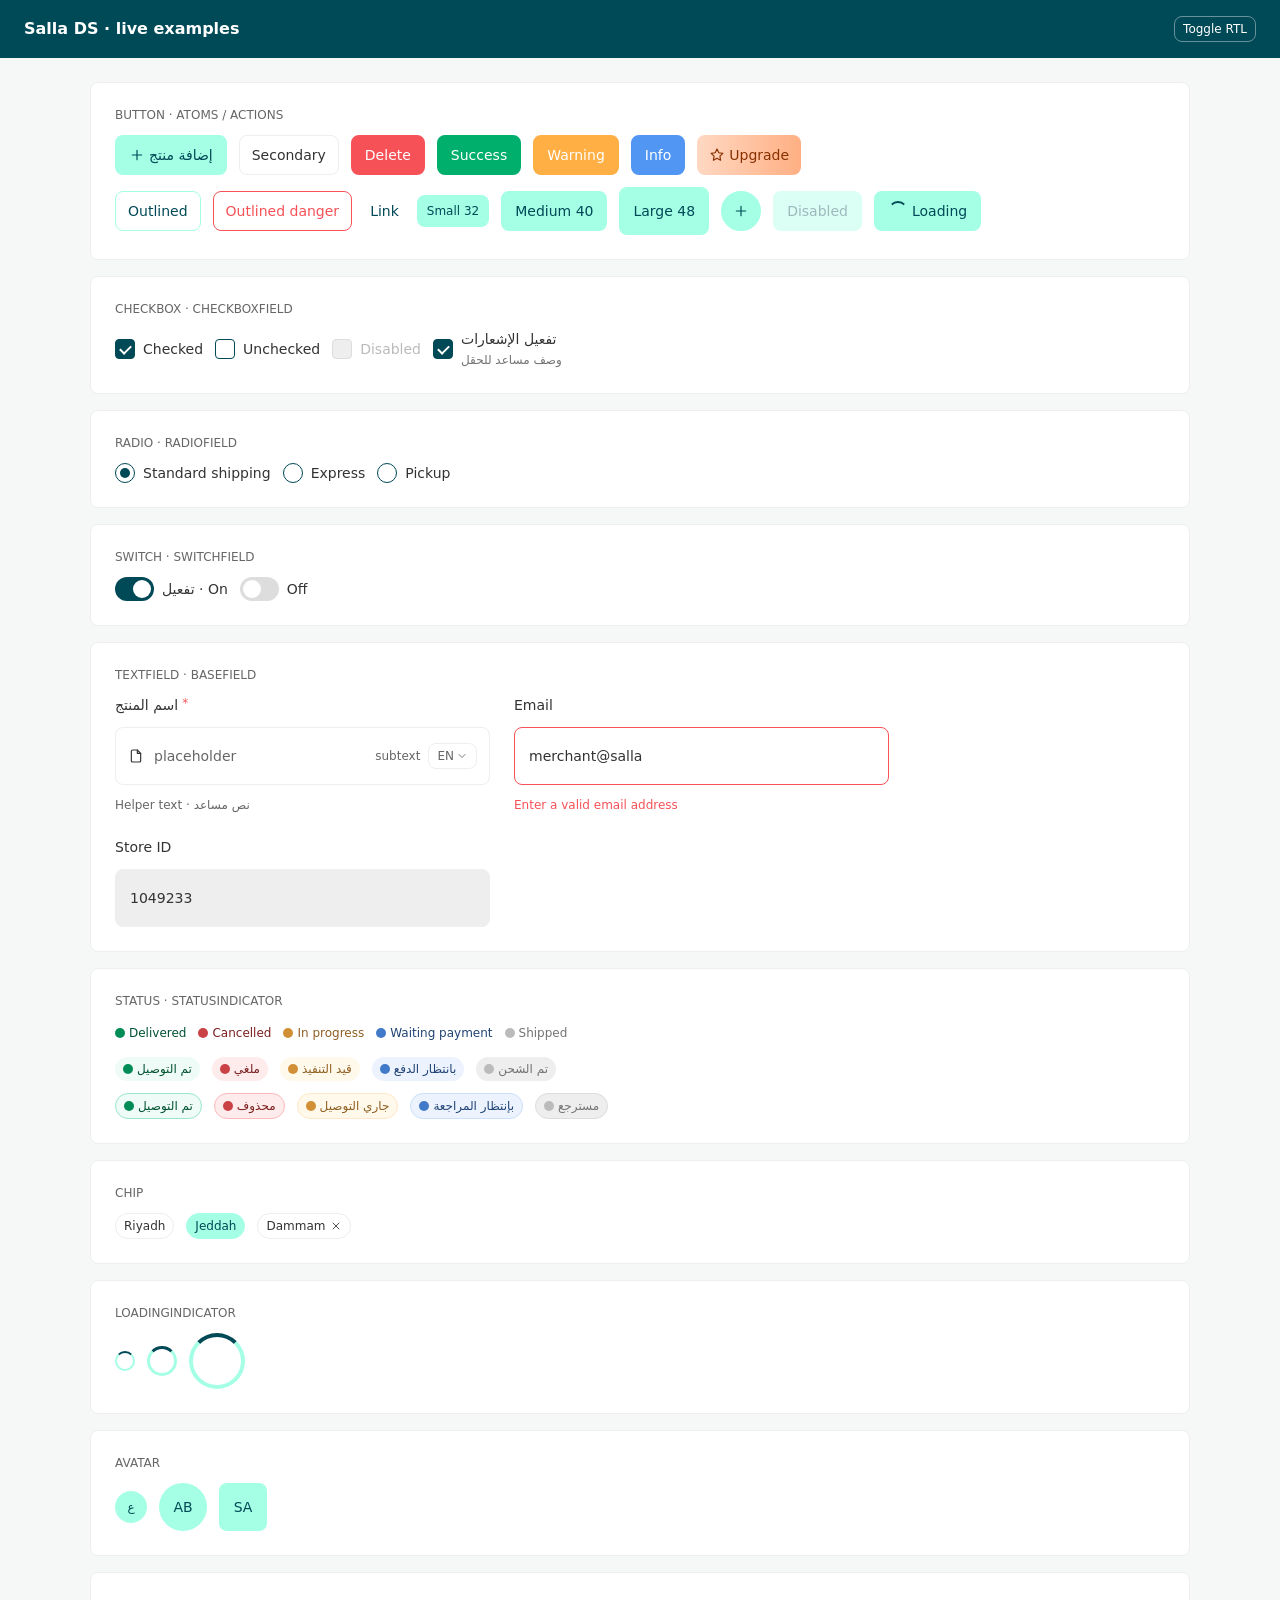
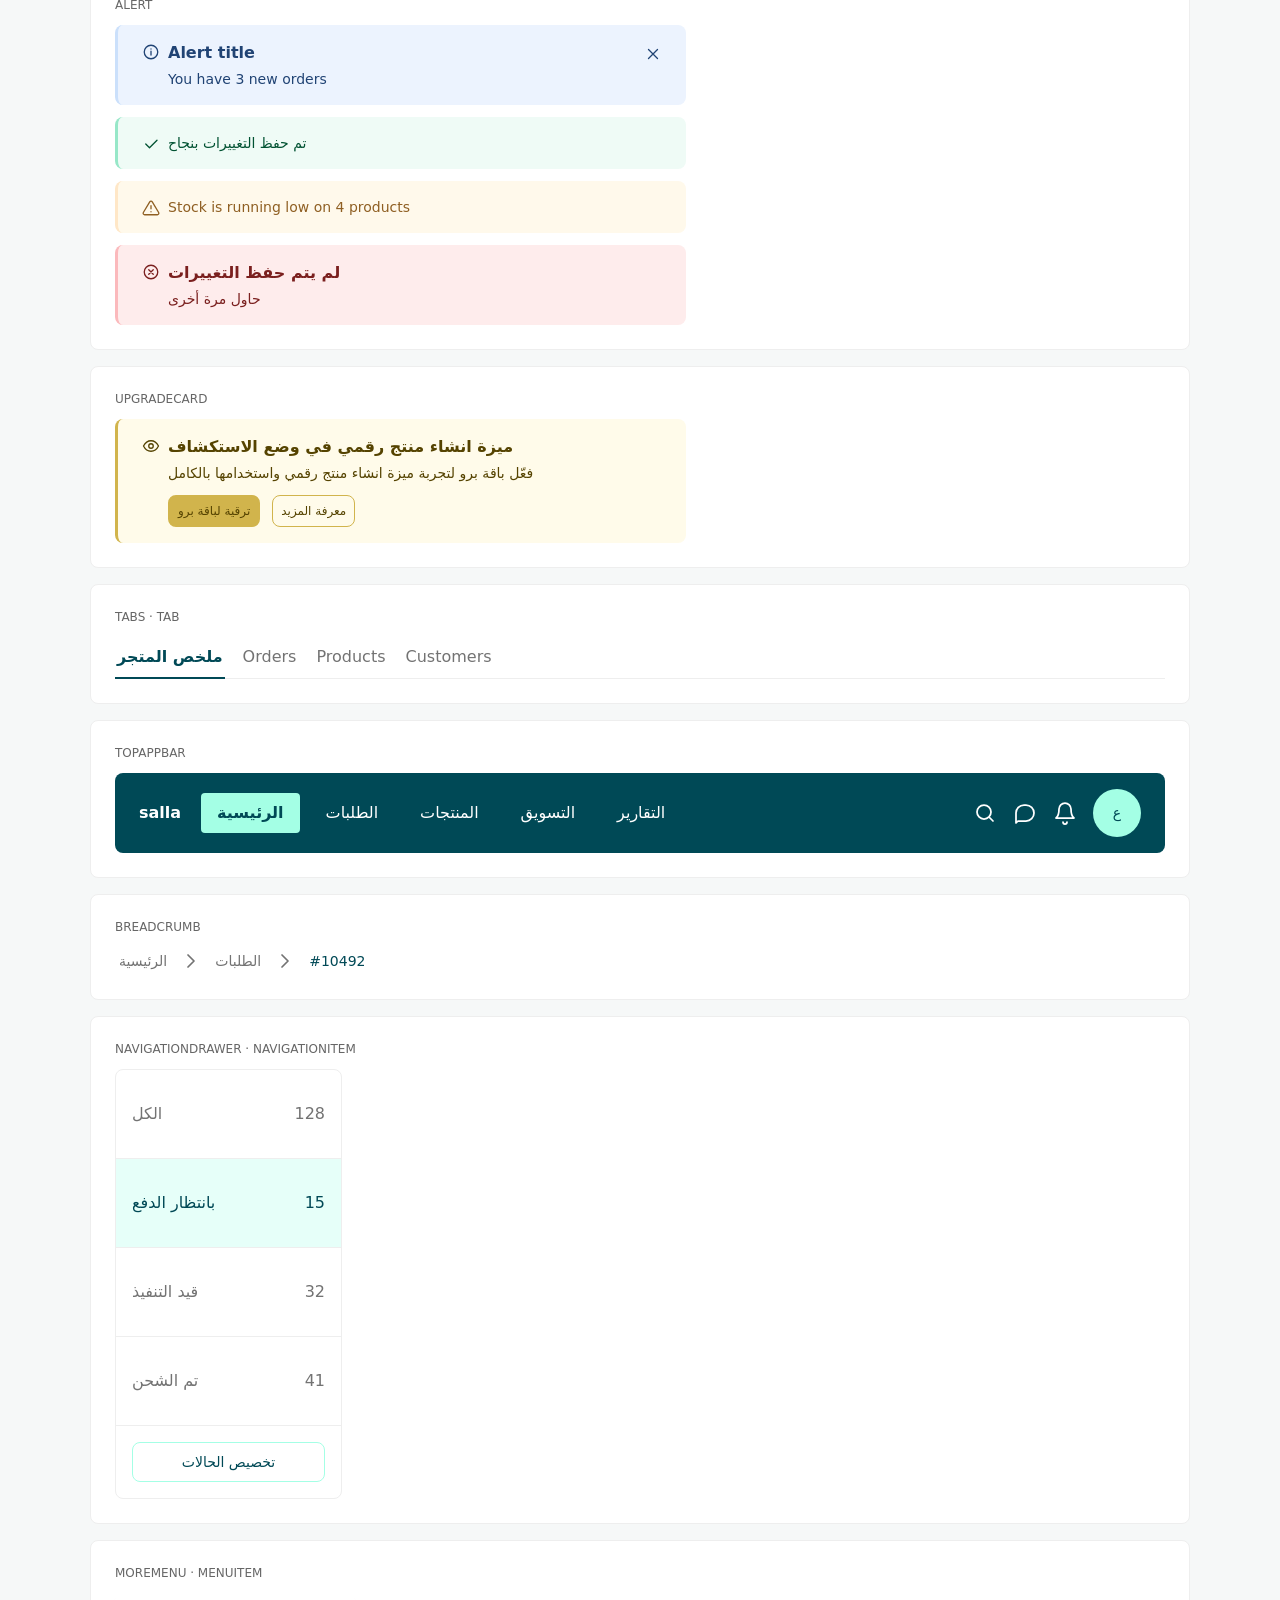
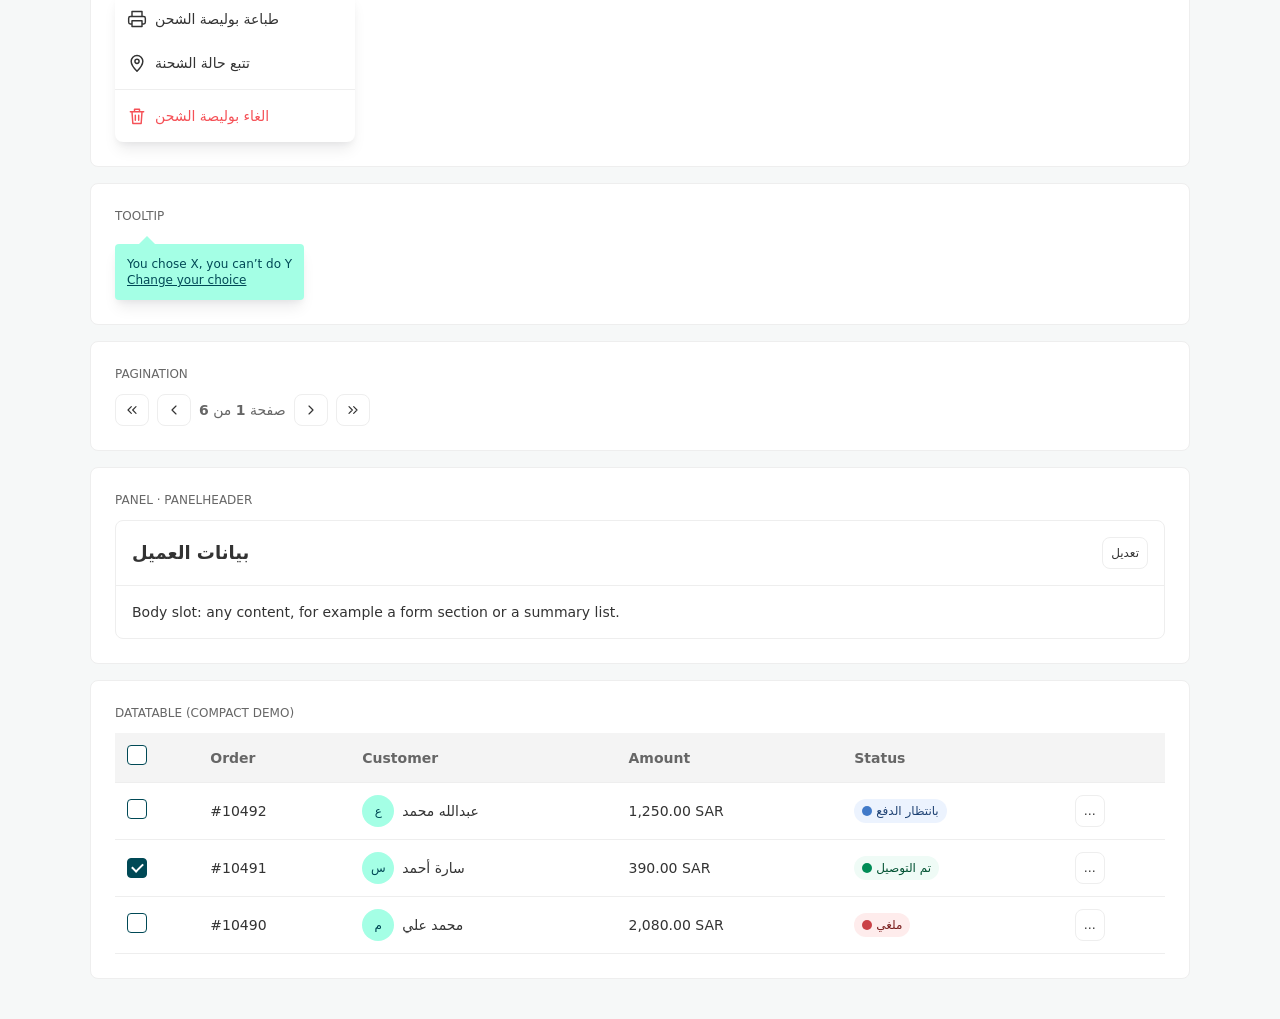
<file: preview/index.html>
<!doctype html>
<html lang="en" dir="ltr">
<head>
<meta charset="utf-8">
<meta name="viewport" content="width=device-width, initial-scale=1">
<title>Salla Design System preview</title>
<link rel="stylesheet" href="../tokens/css/tokens.css">
<style id="sds-examples-css">
  /* ===== Live examples, built only from --sys-* / --comp-* tokens (tokens/css/tokens.css) ===== */
  .sds { font: var(--sys-type-body-md); color: var(--sys-color-text-primary); }
  .sds .row { display: flex; flex-wrap: wrap; gap: var(--sys-space-default); align-items: center; }
  .sds .stack { display: flex; flex-direction: column; gap: var(--sys-space-default); align-items: stretch; }
  .sds .icon { width: var(--comp-button-icon-size); height: var(--comp-button-icon-size); fill: none; stroke: currentColor; stroke-width: 1.75; stroke-linecap: round; stroke-linejoin: round; flex: none; }

  /* Atom: Button - structure 1 */
  .sds .btn { display: inline-flex; align-items: center; justify-content: center; gap: var(--comp-button-gap); min-height: var(--comp-button-height-md); padding: var(--comp-button-padding-y-md) var(--comp-button-padding-x-md); border-radius: var(--comp-button-shape); border: var(--comp-button-border-width-filled) solid transparent; font: var(--sys-type-label-md); cursor: pointer; background: transparent; color: inherit; transition: background-color var(--ref-duration-short) var(--ref-easing-standard), border-color var(--ref-duration-short) var(--ref-easing-standard), filter var(--ref-duration-short) var(--ref-easing-standard); }
  .sds .btn:hover { filter: brightness(.96); }
  .sds .btn:active { filter: brightness(.92); }
  .sds .btn:focus-visible { outline: none; box-shadow: var(--sys-focus-ring); }
  .sds .btn[disabled] { opacity: .38; cursor: not-allowed; filter: none; }
  .sds .btn--sm { min-height: var(--comp-button-height-sm); padding: var(--comp-button-padding-y-sm) var(--comp-button-padding-x-sm); font: var(--sys-type-label-sm); }
  .sds .btn--lg { min-height: var(--comp-button-height-lg); }
  .sds .btn--primary { background: var(--sys-color-primary-container); border-color: var(--sys-color-primary-container); color: var(--sys-color-on-primary-container); }
  .sds .btn--secondary { background: var(--sys-color-surface); border: var(--comp-button-border-width-outlined) solid var(--sys-color-outline); color: var(--sys-color-text-primary); }
  .sds .btn--danger { background: var(--sys-color-danger-primary); border-color: var(--sys-color-danger-primary); color: var(--sys-color-text-inverse); }
  .sds .btn--success { background: var(--sys-color-success-primary); border-color: var(--sys-color-success-primary); color: var(--sys-color-text-inverse); }
  .sds .btn--warning { background: var(--sys-color-warning-primary); border-color: var(--sys-color-warning-primary); color: var(--sys-color-text-inverse); }
  .sds .btn--info { background: var(--sys-color-info-primary); border-color: var(--sys-color-info-primary); color: var(--sys-color-text-inverse); }
  .sds .btn--feature { background: linear-gradient(90deg, var(--sys-color-feature-gradient-start), var(--sys-color-feature-gradient-end)); border: 0; color: var(--sys-color-on-feature); }
  .sds .btn--upgrade { background: var(--sys-color-upgrade-dark); border-color: var(--sys-color-upgrade-dark); color: var(--sys-color-upgrade-darker); }
  .sds .btn--outlined.btn--primary { background: var(--sys-color-surface); border: var(--comp-button-border-width-outlined) solid var(--sys-color-outline-primary); color: var(--sys-color-text-brand); }
  .sds .btn--outlined.btn--danger { background: var(--sys-color-surface); border: var(--comp-button-border-width-outlined) solid var(--sys-color-danger-primary); color: var(--sys-color-danger-primary); }
  .sds .btn--link { background: transparent; border-color: transparent; color: var(--sys-color-text-brand); padding-inline: var(--sys-space-tight); }
  .sds .btn--circular { border-radius: var(--sys-shape-full); width: var(--comp-button-height-md); padding: 0; }

  /* Molecule: TextField - structure 3 (BaseField) */
  .sds .field { display: flex; flex-direction: column; gap: var(--comp-text-field-label-gap); width: 100%; max-width: 375px; }
  .sds .field__label { font: var(--sys-type-label-md); display: flex; gap: var(--sys-space-tight); }
  .sds .field__label .req { color: var(--sys-color-danger-primary); font: var(--sys-type-body-sm); }
  .sds .field__box { position: relative; display: flex; align-items: center; gap: var(--comp-text-field-gap); min-height: var(--comp-text-field-min-height); padding: var(--comp-text-field-padding-y) var(--comp-text-field-padding-x); background: var(--sys-color-surface-input); border: 1px solid var(--sys-color-outline); border-radius: var(--comp-text-field-shape); overflow: hidden; transition: border-color var(--ref-duration-short) var(--ref-easing-standard); }
  .sds .field__box:hover { border-color: var(--sys-color-outline-hover); }
  .sds .field__box:focus-within { box-shadow: var(--sys-focus-underline); }
  .sds .field--error .field__box { border-color: var(--sys-color-danger-primary); }
  .sds .field--error .field__box:focus-within { box-shadow: inset 0 -2px 0 0 var(--sys-color-danger-primary); }
  .sds .field--disabled .field__box { background: var(--sys-color-surface-disabled); }
  .sds .field__box input { flex: 1; min-width: 0; border: 0; outline: 0; background: transparent; font: var(--sys-type-body-md); color: var(--sys-color-text-primary); }
  .sds .field__box input::placeholder { color: var(--sys-color-text-secondary); }
  .sds .field__sub { font: var(--sys-type-body-sm); color: var(--sys-color-text-secondary); }
  .sds .field__lang { display: inline-flex; align-items: center; gap: var(--sys-space-hairline); padding: var(--sys-space-tight) var(--sys-space-compact); border: 1px solid var(--sys-color-outline); border-radius: var(--sys-shape-small); font: var(--sys-type-body-sm); color: var(--sys-color-text-secondary); }
  .sds .field__help { font: var(--sys-type-body-sm); color: var(--sys-color-text-secondary); }
  .sds .field--error .field__help { color: var(--sys-color-danger-primary); }

  /* Atoms: Checkbox, Switch, Radio - structure 3 bases */
  .sds .checkbox { appearance: none; width: var(--comp-checkbox-size-md); height: var(--comp-checkbox-size-md); border: 1px solid var(--sys-color-outline-primary-strong); border-radius: var(--comp-checkbox-shape); background: var(--sys-color-surface); display: inline-grid; place-content: center; cursor: pointer; margin: 0; }
  .sds .checkbox:checked { background: var(--sys-color-primary); border-color: var(--sys-color-primary); }
  .sds .checkbox:checked::after { content: ""; width: 5px; height: 9px; border: solid var(--sys-color-on-primary); border-width: 0 2px 2px 0; transform: translateY(-1px) rotate(45deg); }
  .sds .checkbox:disabled { background: var(--sys-color-surface-disabled); border-color: var(--sys-color-outline-hover); cursor: not-allowed; }
  .sds .checkbox:focus-visible { outline: none; box-shadow: var(--sys-focus-ring); }
  .sds .radio { appearance: none; width: 20px; height: 20px; border: 1px solid var(--sys-color-outline-primary-strong); border-radius: 50%; background: var(--sys-color-surface); display: inline-grid; place-content: center; cursor: pointer; margin: 0; }
  .sds .radio:checked::after { content: ""; width: 10px; height: 10px; border-radius: 50%; background: var(--sys-color-primary); }
  .sds .radio:focus-visible { outline: none; box-shadow: var(--sys-focus-ring); }
  .sds .switch { appearance: none; width: var(--comp-toggle-track-width-default); height: var(--comp-toggle-size-default); border-radius: var(--sys-shape-full); background: var(--sys-color-outline-hover); position: relative; cursor: pointer; margin: 0; transition: background-color var(--ref-duration-short) var(--ref-easing-standard); }
  .sds .switch::after { content: ""; position: absolute; inset-block-start: 3px; inset-inline-start: 3px; width: 18px; height: 18px; border-radius: 50%; background: var(--sys-color-surface); transition: transform var(--ref-duration-short) var(--ref-easing-standard); }
  .sds .switch:checked { background: var(--sys-color-primary); }
  .sds .switch:checked::after { transform: translateX(15px); }
  [dir="rtl"] .sds .switch:checked::after { transform: translateX(-15px); }
  .sds .switch:focus-visible { outline: none; box-shadow: var(--sys-focus-ring); }
  .sds .fieldrow { display: inline-flex; align-items: center; gap: var(--sys-space-compact); font: var(--sys-type-body-md); }
  .sds .fieldrow .title { font: var(--sys-type-label-md); }
  .sds .fieldrow .desc { font: var(--sys-type-body-sm); color: var(--sys-color-text-tertiary); }
  .sds .fieldrow--disabled { color: var(--sys-color-text-disabled); }

  /* Molecule: Status - structure 3 (StatusIndicator base) */
  .sds .status { display: inline-flex; align-items: center; gap: var(--comp-status-gap); height: var(--comp-status-height); border-radius: var(--comp-status-shape); font: var(--sys-type-label-sm); color: var(--text); }
  .sds .status::before { content: ""; width: var(--comp-status-dot-size); height: var(--comp-status-dot-size); border-radius: 50%; background: var(--dot); }
  .sds .status--strong { padding-inline: var(--comp-status-padding-x); background: var(--bg); }
  .sds .status--bordered { border: 1px solid var(--line); font: var(--sys-type-body-sm); padding-inline: var(--comp-status-padding-x); background: var(--bg); }
  .sds .status--success { --dot: var(--sys-color-success-dark); --text: var(--sys-color-success-darker); --bg: var(--sys-color-success-lighter); --line: var(--sys-color-success-light); }
  .sds .status--danger { --dot: var(--sys-color-danger-dark); --text: var(--sys-color-danger-darker); --bg: var(--sys-color-danger-lighter); --line: var(--sys-color-danger-light); }
  .sds .status--info { --dot: var(--sys-color-info-dark); --text: var(--sys-color-info-darker); --bg: var(--sys-color-info-lighter); --line: var(--sys-color-info-light); }
  .sds .status--warning { --dot: var(--sys-color-warning-dark); --text: var(--sys-color-warning-darker); --bg: var(--sys-color-warning-lighter); --line: var(--sys-color-warning-light); }
  .sds .status--neutral { --dot: var(--sys-color-neutral-primary); --text: var(--sys-color-neutral-darker); --bg: var(--sys-color-neutral-lighter); --line: var(--sys-color-neutral-light); }

  /* Organism: Alert - structure 1 */
  .sds .alert { display: flex; gap: var(--comp-alert-gap); align-items: flex-start; padding: var(--comp-alert-padding-y) var(--comp-alert-padding-x); border-radius: var(--comp-alert-shape); border-inline-start: var(--comp-alert-accent-width) solid var(--accent); background: var(--bg); color: var(--text); max-width: 520px; }
  .sds .alert .icon { width: var(--comp-alert-icon-size); height: var(--comp-alert-icon-size); margin-block-start: var(--sys-space-hairline); }
  .sds .alert__body { flex: 1; display: flex; flex-direction: column; gap: var(--sys-space-tight); }
  .sds .alert__title { font: var(--sys-type-title-md); }
  .sds .alert__text { font: var(--sys-type-body-md); }
  .sds .alert--info { --bg: var(--sys-color-info-lighter); --accent: var(--sys-color-info-light); --text: var(--sys-color-info-darker); }
  .sds .alert--danger { --bg: var(--sys-color-danger-lighter); --accent: var(--sys-color-danger-light); --text: var(--sys-color-danger-darker); }
  .sds .alert--success { --bg: var(--sys-color-success-lighter); --accent: var(--sys-color-success-light); --text: var(--sys-color-success-darker); }
  .sds .alert--warning { --bg: var(--sys-color-warning-lighter); --accent: var(--sys-color-warning-light); --text: var(--sys-color-warning-darker); }
  .sds .alert--upgrade { --bg: var(--sys-color-upgrade-lighter); --accent: var(--sys-color-upgrade-dark); --text: var(--sys-color-upgrade-darker); }
  .sds .alert__close { background: none; border: 0; cursor: pointer; color: inherit; padding: 0; margin-block-start: var(--sys-space-hairline); }

  /* Molecule: Tab · Organism: Tabs */
  .sds .tabs { display: flex; gap: var(--sys-space-comfortable); border-block-end: 1px solid var(--sys-color-outline); }
  .sds .tab { padding: var(--comp-tab-padding-y) var(--sys-space-hairline); font: var(--sys-type-label-lg); color: var(--sys-color-text-tertiary); border: 0; border-block-end: var(--comp-tab-indicator-width) solid transparent; background: none; cursor: pointer; margin-block-end: -1px; }
  .sds .tab:hover { color: var(--sys-color-text-primary); border-color: var(--sys-color-outline-hover); }
  .sds .tab[aria-selected="true"] { font: var(--sys-type-title-md); color: var(--sys-color-text-brand); border-color: var(--sys-color-outline-primary-strong); }
  .sds .tab:focus-visible { outline: none; box-shadow: var(--sys-focus-ring); border-radius: var(--sys-shape-extra-small); }

  /* Organism: TopAppBar */
  .sds .appbar { display: flex; align-items: center; gap: var(--comp-top-app-bar-gap); padding: var(--comp-top-app-bar-padding-y) var(--sys-space-section); background: var(--sys-color-primary); color: var(--sys-color-on-primary); border-radius: var(--sys-shape-small); flex-wrap: wrap; }
  .sds .appbar__logo { font: var(--sys-type-title-md); letter-spacing: 0; }
  .sds .appbar__tabs { display: flex; gap: var(--sys-space-md, 10px); flex: 1; flex-wrap: wrap; }
  .sds .ptab { display: inline-flex; align-items: center; gap: var(--sys-space-tight); padding: var(--comp-tab-padding-y) var(--comp-tab-padding-x-primary); border-radius: var(--comp-tab-shape-primary); font: var(--sys-type-label-lg); color: var(--sys-color-on-primary); background: none; border: 0; cursor: pointer; }
  .sds .ptab[aria-selected="true"] { background: var(--sys-color-primary-container); color: var(--sys-color-on-primary-container); font: var(--sys-type-title-md); }
  .sds .appbar__icons { display: flex; gap: var(--sys-space-comfortable); align-items: center; }
  .sds .appbar__icons .icon { width: var(--ref-size-icon-xl); height: var(--ref-size-icon-xl); }
  .sds .avatar { width: var(--comp-top-app-bar-avatar-size); height: var(--comp-top-app-bar-avatar-size); border-radius: var(--sys-shape-full); background: var(--sys-color-primary-container); color: var(--sys-color-on-primary-container); display: grid; place-content: center; font: var(--sys-type-label-md); }
  .sds .avatar--sm { width: 32px; height: 32px; font: var(--sys-type-label-sm); }
  .sds .avatar--rect { border-radius: var(--sys-shape-small); }

  /* Organism: NavigationDrawer */
  .sds .drawer { width: var(--comp-navigation-drawer-width); max-width: 100%; background: var(--sys-color-surface); border: 1px solid var(--sys-color-outline); border-radius: var(--sys-shape-small); overflow: hidden; }
  .sds .navitem { display: flex; justify-content: space-between; align-items: center; height: var(--comp-navigation-drawer-item-height); padding: var(--comp-navigation-drawer-item-padding); border-block-end: 1px solid var(--sys-color-outline); font: var(--sys-type-body-lg); color: var(--sys-color-text-tertiary); cursor: pointer; }
  .sds .navitem:hover { background: var(--sys-color-surface-neutral); }
  .sds .navitem[aria-current="page"] { background: var(--sys-color-primary-container-subtle); color: var(--sys-color-text-brand); font: var(--sys-type-label-lg); }
  .sds .navitem .count { font: inherit; }

  /* Organism: MoreMenu · Molecule: MenuItem */
  .sds .menu { width: var(--comp-menu-width); max-width: 100%; background: var(--sys-color-surface); border-radius: var(--sys-shape-small); box-shadow: var(--comp-menu-elevation); overflow: hidden; padding-block: var(--sys-space-tight); }
  .sds .menuitem { display: flex; align-items: center; gap: var(--sys-space-compact); padding: var(--comp-menu-item-padding); font: var(--sys-type-body-md); color: var(--sys-color-text-primary); cursor: pointer; }
  .sds .menuitem .icon { width: var(--comp-menu-icon-size); height: var(--comp-menu-icon-size); }
  .sds .menuitem:hover { background: var(--sys-color-surface-neutral); }
  .sds .menuitem--danger { color: var(--sys-color-danger-primary); }
  .sds .divider { height: 1px; background: var(--sys-color-outline); margin-block: var(--sys-space-tight); }

  /* Organism: Tooltip */
  .sds .tooltip { position: relative; display: inline-block; max-width: 213px; padding: var(--comp-tooltip-padding); background: var(--sys-color-primary-container); color: var(--sys-color-on-primary-container); border-radius: var(--comp-tooltip-shape); box-shadow: var(--comp-tooltip-elevation); font: var(--sys-type-body-sm); margin-block-start: 8px; }
  .sds .tooltip::before { content: ""; position: absolute; inset-block-start: -8px; inset-inline-start: 24px; border: 8px solid transparent; border-block-end-color: var(--sys-color-primary-container); border-block-start: 0; }
  .sds .tooltip a { color: inherit; }

  /* Organism: Pagination */
  .sds .pagination { display: flex; align-items: center; gap: var(--sys-space-compact); flex-wrap: wrap; }
  .sds .pagination .btn { min-height: var(--comp-button-height-sm); padding: var(--comp-button-padding-y-sm) var(--comp-button-padding-x-sm); }
  .sds .pagination .label { font: var(--sys-type-body-md); color: var(--sys-color-text-secondary); }
  .sds .pagination .label b { font: var(--sys-type-title-sm); }

  /* Molecule: Breadcrumb */
  .sds .breadcrumb { display: flex; align-items: center; gap: var(--sys-space-compact); font: var(--sys-type-body-md); }
  .sds .breadcrumb a { color: var(--sys-color-text-tertiary); text-decoration: none; padding: var(--sys-space-tight); }
  .sds .breadcrumb [aria-current] { color: var(--sys-color-text-brand); }
  .sds .breadcrumb .icon { width: var(--ref-size-icon-xl); height: var(--ref-size-icon-xl); color: var(--sys-color-text-tertiary); }
  [dir="rtl"] .sds .breadcrumb .icon { transform: scaleX(-1); }

  /* Atom: Chip */
  .sds .chip { display: inline-flex; align-items: center; gap: var(--sys-space-tight); height: 24px; padding-inline: var(--sys-space-compact); border: 1px solid var(--sys-color-outline); border-radius: var(--sys-shape-full); font: var(--sys-type-label-sm); background: var(--sys-color-surface); }
  .sds .chip--selected { background: var(--sys-color-primary-container); border-color: var(--sys-color-primary-container); color: var(--sys-color-on-primary-container); }

  /* Atom: LoadingIndicator */
  .sds .spinner { width: 24px; height: 24px; border-radius: 50%; border: 3px solid var(--sys-color-primary-container); border-block-start-color: var(--sys-color-primary); animation: sds-spin 1s linear infinite; }
  .sds .spinner--sm { width: 16px; height: 16px; border-width: 2px; }
  .sds .spinner--lg { width: 48px; height: 48px; border-width: 4px; }
  @keyframes sds-spin { to { transform: rotate(360deg); } }
  @media (prefers-reduced-motion: reduce) { .sds .spinner { animation: none; } }

  /* Organism: Panel */
  .sds .panel { background: var(--sys-color-surface); border: 1px solid var(--sys-color-outline); border-radius: var(--sys-shape-small); overflow: hidden; }
  .sds .panel__header { display: flex; justify-content: space-between; align-items: center; padding: var(--sys-space-comfortable); border-block-end: 1px solid var(--sys-color-outline); font: var(--sys-type-title-lg); }
  .sds .panel__body { padding: var(--sys-space-comfortable); }

  /* Organism: DataTable (compact demo) */
  .sds table.table { width: 100%; border-collapse: collapse; font: var(--sys-type-body-md); }
  .sds table.table th { text-align: start; font: var(--sys-type-title-sm); color: var(--sys-color-text-secondary); padding: var(--sys-space-default); border-block-end: 1px solid var(--sys-color-outline); background: var(--sys-color-surface-neutral); }
  .sds table.table td { padding: var(--sys-space-default); border-block-end: 1px solid var(--sys-color-outline); vertical-align: middle; }
  .sds table.table tr:hover td { background: var(--sys-color-surface-neutral); }
  .sds .amount { font-variant-numeric: tabular-nums; }
</style>
<style>
  body { margin: 0; background: #f6f8f8; color: var(--sys-color-text-primary); font: var(--sys-type-body-md); }
  header.bar { background: var(--sys-color-primary); color: var(--sys-color-text-inverse); padding: var(--sys-space-comfortable) var(--sys-space-section); display: flex; align-items: center; gap: var(--sys-space-section); }
  header.bar h1 { font: var(--sys-type-title-md); margin: 0; }
  header.bar .spacer { flex: 1; }
  header.bar button { background: transparent; color: inherit; border: 1px solid rgb(255 255 255 / .4); border-radius: var(--sys-shape-small); padding: var(--sys-space-tight) var(--sys-space-compact); font: var(--sys-type-label-sm); cursor: pointer; }
  main { max-width: 1100px; margin: 0 auto; padding: var(--sys-space-section) var(--sys-space-comfortable); }
  h2 { font: var(--sys-type-headline-md); margin: var(--sys-space-section) 0 var(--sys-space-default); }
  section.ex { background: var(--sys-color-surface); border: 1px solid var(--sys-color-outline); border-radius: var(--sys-shape-small); padding: var(--sys-space-section); margin-block-end: var(--sys-space-comfortable); }
  section.ex > h3 { font: var(--sys-type-label-sm); color: var(--sys-color-text-secondary); text-transform: uppercase; margin: 0 0 var(--sys-space-default); }
</style>
</head>
<body>
<header class="bar">
  <h1>Salla DS · live examples</h1>
  <span class="spacer"></span>
  <button onclick="const h=document.documentElement;h.dir=h.dir==='rtl'?'ltr':'rtl';h.lang=h.dir==='rtl'?'ar':'en';">Toggle RTL</button>
</header>
<main class="sds">

<section class="ex" data-example="button"><h3>Button · Atoms / Actions</h3>
  <div class="stack">
    <div class="row">
      <button class="btn btn--primary"><svg class="icon" viewBox="0 0 24 24"><path d="M12 5v14M5 12h14"/></svg>إضافة منتج</button>
      <button class="btn btn--secondary">Secondary</button>
      <button class="btn btn--danger">Delete</button>
      <button class="btn btn--success">Success</button>
      <button class="btn btn--warning">Warning</button>
      <button class="btn btn--info">Info</button>
      <button class="btn btn--feature"><svg class="icon" viewBox="0 0 24 24"><path d="m12 3 2.7 5.6 6.1.9-4.4 4.3 1 6.1L12 17l-5.4 2.9 1-6.1L3.2 9.5l6.1-.9z"/></svg>Upgrade</button>
    </div>
    <div class="row">
      <button class="btn btn--primary btn--outlined">Outlined</button>
      <button class="btn btn--danger btn--outlined">Outlined danger</button>
      <button class="btn btn--link">Link</button>
      <button class="btn btn--primary btn--sm">Small 32</button>
      <button class="btn btn--primary">Medium 40</button>
      <button class="btn btn--primary btn--lg">Large 48</button>
      <button class="btn btn--primary btn--circular" aria-label="Add"><svg class="icon" viewBox="0 0 24 24"><path d="M12 5v14M5 12h14"/></svg></button>
      <button class="btn btn--primary" disabled>Disabled</button>
      <button class="btn btn--primary" aria-busy="true"><span class="spinner spinner--sm"></span>Loading</button>
    </div>
  </div>
</section>

<section class="ex" data-example="checkbox"><h3>Checkbox · CheckboxField</h3>
  <div class="row">
    <label class="fieldrow"><input type="checkbox" class="checkbox" checked> <span class="title">Checked</span></label>
    <label class="fieldrow"><input type="checkbox" class="checkbox"> <span class="title">Unchecked</span></label>
    <label class="fieldrow fieldrow--disabled"><input type="checkbox" class="checkbox" disabled> <span>Disabled</span></label>
    <label class="fieldrow"><input type="checkbox" class="checkbox" checked> <span><span class="title">تفعيل الإشعارات</span><br><span class="desc">وصف مساعد للحقل</span></span></label>
  </div>
</section>

<section class="ex" data-example="radio"><h3>Radio · RadioField</h3>
  <div class="row" role="radiogroup">
    <label class="fieldrow"><input type="radio" name="r1" class="radio" checked> <span class="title">Standard shipping</span></label>
    <label class="fieldrow"><input type="radio" name="r1" class="radio"> <span class="title">Express</span></label>
    <label class="fieldrow"><input type="radio" name="r1" class="radio"> <span class="title">Pickup</span></label>
  </div>
</section>

<section class="ex" data-example="toggle"><h3>Switch · SwitchField</h3>
  <div class="row">
    <label class="fieldrow"><input type="checkbox" class="switch" checked> تفعيل · On</label>
    <label class="fieldrow"><input type="checkbox" class="switch"> Off</label>
  </div>
</section>

<section class="ex" data-example="text-field"><h3>TextField · BaseField</h3>
  <div class="row" style="align-items:flex-start; gap:var(--sys-space-section)">
    <div class="field">
      <label class="field__label" for="f1">اسم المنتج <span class="req">*</span></label>
      <div class="field__box">
        <svg class="icon" viewBox="0 0 24 24"><path d="M14 3H7a2 2 0 0 0-2 2v14a2 2 0 0 0 2 2h10a2 2 0 0 0 2-2V8z"/><path d="M14 3v5h5"/></svg>
        <input id="f1" placeholder="placeholder">
        <span class="field__sub">subtext</span>
        <span class="field__lang">EN <svg class="icon" viewBox="0 0 24 24" style="width:12px;height:12px"><path d="m6 9 6 6 6-6"/></svg></span>
      </div>
      <div class="field__help">Helper text · نص مساعد</div>
    </div>
    <div class="field field--error">
      <label class="field__label" for="f2">Email</label>
      <div class="field__box"><input id="f2" value="merchant@salla"></div>
      <div class="field__help">Enter a valid email address</div>
    </div>
    <div class="field field--disabled">
      <label class="field__label" for="f3">Store ID</label>
      <div class="field__box"><input id="f3" value="1049233" disabled></div>
    </div>
  </div>
</section>

<section class="ex" data-example="status"><h3>Status · StatusIndicator</h3>
  <div class="stack">
    <div class="row">
      <span class="status status--success">Delivered</span>
      <span class="status status--danger">Cancelled</span>
      <span class="status status--warning">In progress</span>
      <span class="status status--info">Waiting payment</span>
      <span class="status status--neutral">Shipped</span>
    </div>
    <div class="row">
      <span class="status status--strong status--success">تم التوصيل</span>
      <span class="status status--strong status--danger">ملغي</span>
      <span class="status status--strong status--warning">قيد التنفيذ</span>
      <span class="status status--strong status--info">بانتظار الدفع</span>
      <span class="status status--strong status--neutral">تم الشحن</span>
    </div>
    <div class="row">
      <span class="status status--bordered status--success">تم التوصيل</span>
      <span class="status status--bordered status--danger">محذوف</span>
      <span class="status status--bordered status--warning">جاري التوصيل</span>
      <span class="status status--bordered status--info">بإنتظار المراجعة</span>
      <span class="status status--bordered status--neutral">مسترجع</span>
    </div>
  </div>
</section>

<section class="ex" data-example="chip"><h3>Chip</h3>
  <div class="row"><span class="chip">Riyadh</span><span class="chip chip--selected">Jeddah</span><span class="chip">Dammam <svg class="icon" viewBox="0 0 24 24" style="width:12px;height:12px"><path d="M18 6 6 18M6 6l12 12"/></svg></span></div>
</section>

<section class="ex" data-example="loading-indicator"><h3>LoadingIndicator</h3>
  <div class="row"><span class="spinner spinner--sm"></span><span class="spinner"></span><span class="spinner spinner--lg"></span></div>
</section>

<section class="ex" data-example="avatar"><h3>Avatar</h3>
  <div class="row"><span class="avatar avatar--sm">ع</span><span class="avatar">AB</span><span class="avatar avatar--rect">SA</span></div>
</section>

<section class="ex" data-example="alert"><h3>Alert</h3>
  <div class="stack">
    <div class="alert alert--info" role="status">
      <svg class="icon" viewBox="0 0 24 24"><circle cx="12" cy="12" r="9"/><path d="M12 8h.01M12 11v5"/></svg>
      <div class="alert__body"><div class="alert__title">Alert title</div><div class="alert__text">You have 3 new orders</div></div>
      <button class="alert__close" aria-label="Close"><svg class="icon" viewBox="0 0 24 24"><path d="M18 6 6 18M6 6l12 12"/></svg></button>
    </div>
    <div class="alert alert--success" role="status"><svg class="icon" viewBox="0 0 24 24"><path d="m5 12 5 5L20 7"/></svg><div class="alert__body"><div class="alert__text">تم حفظ التغييرات بنجاح</div></div></div>
    <div class="alert alert--warning" role="alert"><svg class="icon" viewBox="0 0 24 24"><path d="M12 9v4M12 17h.01M10.3 3.9 1.8 18a2 2 0 0 0 1.7 3h17a2 2 0 0 0 1.7-3L13.7 3.9a2 2 0 0 0-3.4 0z"/></svg><div class="alert__body"><div class="alert__text">Stock is running low on 4 products</div></div></div>
    <div class="alert alert--danger" role="alert"><svg class="icon" viewBox="0 0 24 24"><circle cx="12" cy="12" r="9"/><path d="M15 9l-6 6M9 9l6 6"/></svg><div class="alert__body"><div class="alert__title">لم يتم حفظ التغييرات</div><div class="alert__text">حاول مرة أخرى</div></div></div>
  </div>
</section>

<section class="ex" data-example="alert-upgrade"><h3>UpgradeCard</h3>
  <div class="alert alert--upgrade">
    <svg class="icon" viewBox="0 0 24 24"><path d="M2 12s3.5-7 10-7 10 7 10 7-3.5 7-10 7S2 12 2 12z"/><circle cx="12" cy="12" r="3"/></svg>
    <div class="alert__body"><div class="alert__title">ميزة انشاء منتج رقمي في وضع الاستكشاف</div><div class="alert__text">فعّل باقة برو لتجربة ميزة انشاء منتج رقمي واستخدامها بالكامل</div>
      <div class="row" style="margin-block-start:var(--sys-space-compact)"><button class="btn btn--upgrade btn--sm">ترقية لباقة برو</button><button class="btn btn--sm" style="border:1px solid var(--sys-color-upgrade-dark);color:var(--sys-color-upgrade-darker)">معرفة المزيد</button></div>
    </div>
  </div>
</section>

<section class="ex" data-example="tabs"><h3>Tabs · Tab</h3>
  <div class="tabs" role="tablist">
    <button class="tab" role="tab" aria-selected="true">ملخص المتجر</button>
    <button class="tab" role="tab" aria-selected="false">Orders</button>
    <button class="tab" role="tab" aria-selected="false">Products</button>
    <button class="tab" role="tab" aria-selected="false">Customers</button>
  </div>
</section>

<section class="ex" data-example="header"><h3>TopAppBar</h3>
  <div class="appbar">
    <span class="appbar__logo">salla</span>
    <div class="appbar__tabs" role="tablist">
      <button class="ptab" role="tab" aria-selected="true">الرئيسية</button>
      <button class="ptab" role="tab" aria-selected="false">الطلبات</button>
      <button class="ptab" role="tab" aria-selected="false">المنتجات</button>
      <button class="ptab" role="tab" aria-selected="false">التسويق</button>
      <button class="ptab" role="tab" aria-selected="false">التقارير</button>
    </div>
    <div class="appbar__icons">
      <svg class="icon" viewBox="0 0 24 24"><circle cx="11" cy="11" r="7"/><path d="m20 20-3.5-3.5"/></svg>
      <svg class="icon" viewBox="0 0 24 24"><path d="M21 12a8 8 0 0 1-8 8H5l-2 2V12a8 8 0 0 1 8-8h2a8 8 0 0 1 8 8z"/></svg>
      <svg class="icon" viewBox="0 0 24 24"><path d="M6 8a6 6 0 0 1 12 0c0 7 3 9 3 9H3s3-2 3-9M10 21a2 2 0 0 0 4 0"/></svg>
      <span class="avatar">ع</span>
    </div>
  </div>
</section>

<section class="ex" data-example="breadcrumb"><h3>Breadcrumb</h3>
  <nav class="breadcrumb" aria-label="Breadcrumb">
    <a href="#">الرئيسية</a><svg class="icon" viewBox="0 0 24 24"><path d="m9 6 6 6-6 6"/></svg>
    <a href="#">الطلبات</a><svg class="icon" viewBox="0 0 24 24"><path d="m9 6 6 6-6 6"/></svg>
    <a href="#" aria-current="page">#10492</a>
  </nav>
</section>

<section class="ex" data-example="side-menu"><h3>NavigationDrawer · NavigationItem</h3>
  <div class="drawer">
    <div class="navitem"><span>الكل</span><span class="count">128</span></div>
    <div class="navitem" aria-current="page"><span>بانتظار الدفع</span><span class="count">15</span></div>
    <div class="navitem"><span>قيد التنفيذ</span><span class="count">32</span></div>
    <div class="navitem"><span>تم الشحن</span><span class="count">41</span></div>
    <div style="padding:var(--sys-space-comfortable)"><button class="btn btn--primary btn--outlined" style="width:100%">تخصيص الحالات</button></div>
  </div>
</section>

<section class="ex" data-example="more-menu"><h3>MoreMenu · MenuItem</h3>
  <div class="menu" role="menu">
    <div class="menuitem" role="menuitem"><svg class="icon" viewBox="0 0 24 24"><path d="M6 9V3h12v6M6 18H4a2 2 0 0 1-2-2v-5a2 2 0 0 1 2-2h16a2 2 0 0 1 2 2v5a2 2 0 0 1-2 2h-2M6 14h12v7H6z"/></svg>طباعة بوليصة الشحن</div>
    <div class="menuitem" role="menuitem"><svg class="icon" viewBox="0 0 24 24"><path d="M12 22s7-7 7-12a7 7 0 0 0-14 0c0 5 7 12 7 12z"/><circle cx="12" cy="10" r="2.5"/></svg>تتبع حالة الشحنة</div>
    <div class="divider" role="separator"></div>
    <div class="menuitem menuitem--danger" role="menuitem"><svg class="icon" viewBox="0 0 24 24"><path d="M4 7h16M10 11v6M14 11v6M6 7l1 14h10l1-14M9 7V4h6v3"/></svg>الغاء بوليصة الشحن</div>
  </div>
</section>

<section class="ex" data-example="tooltip"><h3>Tooltip</h3>
  <div class="tooltip" role="tooltip">You chose X, you can’t do Y<br><a href="#">Change your choice</a></div>
</section>

<section class="ex" data-example="pagination"><h3>Pagination</h3>
  <div class="pagination">
    <button class="btn btn--secondary" aria-label="First"><svg class="icon" viewBox="0 0 24 24"><path d="m11 17-5-5 5-5M18 17l-5-5 5-5"/></svg></button>
    <button class="btn btn--secondary" aria-label="Previous"><svg class="icon" viewBox="0 0 24 24"><path d="m15 18-6-6 6-6"/></svg></button>
    <span class="label">صفحة <b>1</b> من <b>6</b></span>
    <button class="btn btn--secondary" aria-label="Next"><svg class="icon" viewBox="0 0 24 24"><path d="m9 18 6-6-6-6"/></svg></button>
    <button class="btn btn--secondary" aria-label="Last"><svg class="icon" viewBox="0 0 24 24"><path d="m13 17 5-5-5-5M6 17l5-5-5-5"/></svg></button>
  </div>
</section>

<section class="ex" data-example="panel"><h3>Panel · PanelHeader</h3>
  <div class="panel"><div class="panel__header"><span>بيانات العميل</span><button class="btn btn--secondary btn--sm">تعديل</button></div><div class="panel__body">Body slot: any content, for example a form section or a summary list.</div></div>
</section>

<section class="ex" data-example="table"><h3>DataTable (compact demo)</h3>
  <div style="overflow-x:auto">
  <table class="table">
    <thead><tr><th><input type="checkbox" class="checkbox" aria-label="Select all"></th><th>Order</th><th>Customer</th><th>Amount</th><th>Status</th><th></th></tr></thead>
    <tbody>
      <tr><td><input type="checkbox" class="checkbox" aria-label="Select"></td><td>#10492</td><td><span class="row" style="gap:var(--sys-space-compact)"><span class="avatar avatar--sm">ع</span>عبدالله محمد</span></td><td class="amount">1,250.00 SAR</td><td><span class="status status--strong status--info">بانتظار الدفع</span></td><td><button class="btn btn--secondary btn--sm" aria-label="More">…</button></td></tr>
      <tr><td><input type="checkbox" class="checkbox" aria-label="Select" checked></td><td>#10491</td><td><span class="row" style="gap:var(--sys-space-compact)"><span class="avatar avatar--sm">س</span>سارة أحمد</span></td><td class="amount">390.00 SAR</td><td><span class="status status--strong status--success">تم التوصيل</span></td><td><button class="btn btn--secondary btn--sm" aria-label="More">…</button></td></tr>
      <tr><td><input type="checkbox" class="checkbox" aria-label="Select"></td><td>#10490</td><td><span class="row" style="gap:var(--sys-space-compact)"><span class="avatar avatar--sm">م</span>محمد علي</span></td><td class="amount">2,080.00 SAR</td><td><span class="status status--strong status--danger">ملغي</span></td><td><button class="btn btn--secondary btn--sm" aria-label="More">…</button></td></tr>
    </tbody>
  </table>
  </div>
</section>

</main>
</body>
</html>
</file>
<file: tokens/css/tokens.css>
/*
 * Salla Design System - CSS custom properties
 * Mirrors tokens/tokens.json. Values read from the Merchant - Storybook DS Figma
 * library on 2026-09-22 (see catalog/figma-tokens-harvest.json).
 *
 *   --ref-*   reference values   (never use in product code)
 *   --sys-*   semantic roles     (use these)
 *   --comp-*  component values   (inside component CSS only)
 */

:root {
  /* ---------- REFERENCE: palette ---------- */
  --ref-palette-teal-900: #004956;
  --ref-palette-teal-300: #95c8d0;
  --ref-palette-teal-100: #a4ffe5;
  --ref-palette-teal-75: #dbfff6;
  --ref-palette-teal-50: #e6fff9;
  --ref-palette-gray-0: #ffffff;
  --ref-palette-gray-50: #f8f8f8;
  --ref-palette-gray-75: #f4f4f4;
  --ref-palette-gray-100: #eeeeee;
  --ref-palette-gray-200: #dddddd;
  --ref-palette-gray-300: #bbbbbb;
  --ref-palette-gray-500: #737373;
  --ref-palette-gray-600: #666666;
  --ref-palette-gray-700: #555555;
  --ref-palette-gray-800: #333333;
  --ref-palette-green-50: #effbf6;
  --ref-palette-green-200: #97e7c8;
  --ref-palette-green-500: #00af6c;
  --ref-palette-green-600: #008c56;
  --ref-palette-green-800: #005232;
  --ref-palette-red-50: #feecec;
  --ref-palette-red-200: #fbb9bc;
  --ref-palette-red-500: #f55157;
  --ref-palette-red-600: #ca4146;
  --ref-palette-red-800: #7a1f1e;
  --ref-palette-amber-50: #fff9eb;
  --ref-palette-amber-200: #ffe7c7;
  --ref-palette-amber-500: #ffaf44;
  --ref-palette-amber-600: #d18f36;
  --ref-palette-amber-800: #8f5f22;
  --ref-palette-blue-50: #ecf3fe;
  --ref-palette-blue-200: #cbe0fb;
  --ref-palette-blue-500: #5196f3;
  --ref-palette-blue-600: #417ac8;
  --ref-palette-blue-800: #204374;
  --ref-palette-orange-200: #ffd8c2;
  --ref-palette-orange-300: #ffaf83;
  --ref-palette-orange-800: #883000;
  --ref-palette-gold-50: #fffbea;
  --ref-palette-gold-200: #ffe895;
  --ref-palette-gold-500: #d1b44c;
  --ref-palette-gold-800: #554300;

  /* ---------- REFERENCE: space (Figma Spacing/Sizes) ---------- */
  --ref-space-none: 0px;
  --ref-space-3xs: 2px;
  --ref-space-2xs: 4px;
  --ref-space-xs: 6px;
  --ref-space-sm: 8px;
  --ref-space-md: 10px;
  --ref-space-lg: 12px;
  --ref-space-xl: 14px;
  --ref-space-2xl: 16px;
  --ref-space-3xl: 20px;
  --ref-space-4xl: 24px;
  --ref-space-5xl: 26px;
  --ref-space-6xl: 32px;
  --ref-space-7xl: 40px;
  --ref-space-8xl: 48px;
  --ref-space-9xl: 56px;

  /* ---------- REFERENCE: radius (Figma Radius/Sizes) ---------- */
  --ref-radius-none: 0px;
  --ref-radius-sm: 2px;
  --ref-radius-md: 4px;
  --ref-radius-lg: 6px;
  --ref-radius-xl: 8px;
  --ref-radius-2xl: 12px;
  --ref-radius-3xl: 16px;
  --ref-radius-4xl: 24px;
  --ref-radius-5xl: 32px;
  --ref-radius-full: 9999px;

  /* ---------- REFERENCE: type ---------- */
  --ref-font-family-base: "Ping AR + LT", "PingAR+LT", "PingARLT", "PT Sans", system-ui, sans-serif;
  --ref-font-weight-regular: 400;
  --ref-font-weight-medium: 500;
  --ref-font-weight-bold: 700;
  --ref-font-size-xs: 12px;
  --ref-font-size-sm: 14px;
  --ref-font-size-md: 16px;
  --ref-font-size-lg: 18px;
  --ref-font-size-xl: 20px;
  --ref-font-size-2xl: 24px;
  --ref-font-size-3xl: 30px;
  --ref-font-size-4xl: 36px;
  --ref-font-size-5xl: 48px;
  --ref-font-line-height-4: 16px;
  --ref-font-line-height-5: 20px;
  --ref-font-line-height-6: 24px;
  --ref-font-line-height-7: 28px;
  --ref-font-line-height-8: 32px;
  --ref-font-line-height-9: 36px;
  --ref-font-line-height-10: 40px;

  /* ---------- REFERENCE: sizes ---------- */
  --ref-size-control-sm: 32px;
  --ref-size-control-md: 40px;
  --ref-size-control-lg: 48px;
  --ref-size-control-row: 56px;
  --ref-size-control-bar: 64px;
  --ref-size-icon-sm: 16px;
  --ref-size-icon-md: 18px;
  --ref-size-icon-lg: 20px;
  --ref-size-icon-xl: 24px;

  /* ---------- REFERENCE: shadow (Figma Shadows/*) ---------- */
  --ref-shadow-sm: 0 1px 2px 0 rgb(18 18 23 / 0.06);
  --ref-shadow-md: 0 4px 6px -1px rgb(18 18 23 / 0.08), 0 2px 4px -1px rgb(18 18 23 / 0.05);
  --ref-shadow-lg: 0 10px 15px -3px rgb(18 18 23 / 0.08), 0 4px 6px -2px rgb(18 18 23 / 0.05);
  --ref-shadow-xl: 0 20px 25px -5px rgb(18 18 23 / 0.10), 0 8px 10px -6px rgb(18 18 23 / 0.05);

  /* ---------- REFERENCE: motion (proposed) ---------- */
  --ref-duration-short: 100ms;
  --ref-duration-medium: 200ms;
  --ref-duration-long: 300ms;
  --ref-easing-standard: cubic-bezier(0.2, 0, 0, 1);
  --ref-easing-emphasized: cubic-bezier(0.3, 0, 0.8, 0.15);

  /* ---------- SYSTEM: color roles ---------- */
  --sys-color-primary: var(--ref-palette-teal-900);
  --sys-color-on-primary: var(--ref-palette-gray-0);
  --sys-color-primary-disabled: var(--ref-palette-teal-300);
  --sys-color-primary-container: var(--ref-palette-teal-100);
  --sys-color-on-primary-container: var(--ref-palette-teal-900);
  --sys-color-primary-container-hover: var(--ref-palette-teal-75);
  --sys-color-primary-container-subtle: var(--ref-palette-teal-50);
  --sys-color-surface: var(--ref-palette-gray-0);
  --sys-color-surface-input: var(--ref-palette-gray-0);
  --sys-color-surface-neutral: var(--ref-palette-gray-75);
  --sys-color-surface-disabled: var(--ref-palette-gray-100);
  --sys-color-outline-light: var(--ref-palette-gray-75);
  --sys-color-outline: var(--ref-palette-gray-100);
  --sys-color-outline-hover: var(--ref-palette-gray-200);
  --sys-color-outline-strong: var(--ref-palette-gray-500);
  --sys-color-outline-primary: var(--ref-palette-teal-100);
  --sys-color-outline-primary-strong: var(--ref-palette-teal-900);
  --sys-color-text-primary: var(--ref-palette-gray-800);
  --sys-color-text-secondary: var(--ref-palette-gray-600);
  --sys-color-text-tertiary: var(--ref-palette-gray-500);
  --sys-color-text-disabled: var(--ref-palette-gray-300);
  --sys-color-text-brand: var(--ref-palette-teal-900);
  --sys-color-text-inverse: var(--ref-palette-gray-0);
  --sys-color-success-lighter: var(--ref-palette-green-50);
  --sys-color-success-light: var(--ref-palette-green-200);
  --sys-color-success-primary: var(--ref-palette-green-500);
  --sys-color-success-dark: var(--ref-palette-green-600);
  --sys-color-success-darker: var(--ref-palette-green-800);
  --sys-color-danger-lighter: var(--ref-palette-red-50);
  --sys-color-danger-light: var(--ref-palette-red-200);
  --sys-color-danger-primary: var(--ref-palette-red-500);
  --sys-color-danger-dark: var(--ref-palette-red-600);
  --sys-color-danger-darker: var(--ref-palette-red-800);
  --sys-color-warning-lighter: var(--ref-palette-amber-50);
  --sys-color-warning-light: var(--ref-palette-amber-200);
  --sys-color-warning-primary: var(--ref-palette-amber-500);
  --sys-color-warning-dark: var(--ref-palette-amber-600);
  --sys-color-warning-darker: var(--ref-palette-amber-800);
  --sys-color-info-lighter: var(--ref-palette-blue-50);
  --sys-color-info-light: var(--ref-palette-blue-200);
  --sys-color-info-primary: var(--ref-palette-blue-500);
  --sys-color-info-dark: var(--ref-palette-blue-600);
  --sys-color-info-darker: var(--ref-palette-blue-800);
  --sys-color-neutral-lighter: var(--ref-palette-gray-100);
  --sys-color-neutral-light: var(--ref-palette-gray-200);
  --sys-color-neutral-primary: var(--ref-palette-gray-300);
  --sys-color-neutral-dark: var(--ref-palette-gray-300);
  --sys-color-neutral-darker: var(--ref-palette-gray-500);
  --sys-color-feature-gradient-start: var(--ref-palette-orange-200);
  --sys-color-feature-gradient-end: var(--ref-palette-orange-300);
  --sys-color-on-feature: var(--ref-palette-orange-800);
  --sys-color-upgrade-lighter: var(--ref-palette-gold-50);
  --sys-color-upgrade-primary: var(--ref-palette-gold-200);
  --sys-color-upgrade-dark: var(--ref-palette-gold-500);
  --sys-color-upgrade-darker: var(--ref-palette-gold-800);
  --sys-color-focus-ring: var(--ref-palette-blue-500);
  --sys-color-scrim: rgb(0 0 0 / 0.4);

  /* ---------- SYSTEM: space roles ---------- */
  --sys-space-hairline: var(--ref-space-3xs);
  --sys-space-tight: var(--ref-space-2xs);
  --sys-space-compact: var(--ref-space-sm);
  --sys-space-default: var(--ref-space-lg);
  --sys-space-comfortable: var(--ref-space-2xl);
  --sys-space-loose: var(--ref-space-3xl);
  --sys-space-section: var(--ref-space-4xl);
  --sys-space-gutter: var(--ref-space-9xl);

  /* ---------- SYSTEM: shape ---------- */
  --sys-shape-none: var(--ref-radius-none);
  --sys-shape-extra-small: var(--ref-radius-md);
  --sys-shape-small: var(--ref-radius-xl);
  --sys-shape-medium: var(--ref-radius-2xl);
  --sys-shape-large: var(--ref-radius-3xl);
  --sys-shape-full: var(--ref-radius-full);

  /* ---------- SYSTEM: typography (font shorthand values) ---------- */
  --sys-type-display-lg: var(--ref-font-weight-bold) var(--ref-font-size-5xl) / 1 var(--ref-font-family-base);
  --sys-type-headline-lg: var(--ref-font-weight-bold) var(--ref-font-size-2xl) / var(--ref-font-line-height-8) var(--ref-font-family-base);
  --sys-type-headline-md: var(--ref-font-weight-bold) var(--ref-font-size-xl) / var(--ref-font-line-height-7) var(--ref-font-family-base);
  --sys-type-title-lg: var(--ref-font-weight-bold) var(--ref-font-size-lg) / var(--ref-font-line-height-7) var(--ref-font-family-base);
  --sys-type-title-md: var(--ref-font-weight-bold) var(--ref-font-size-md) / var(--ref-font-line-height-6) var(--ref-font-family-base);
  --sys-type-title-sm: var(--ref-font-weight-bold) var(--ref-font-size-sm) / var(--ref-font-line-height-5) var(--ref-font-family-base);
  --sys-type-body-lg: var(--ref-font-weight-regular) var(--ref-font-size-md) / var(--ref-font-line-height-6) var(--ref-font-family-base);
  --sys-type-body-md: var(--ref-font-weight-regular) var(--ref-font-size-sm) / var(--ref-font-line-height-5) var(--ref-font-family-base);
  --sys-type-body-sm: var(--ref-font-weight-regular) var(--ref-font-size-xs) / var(--ref-font-line-height-4) var(--ref-font-family-base);
  --sys-type-label-lg: var(--ref-font-weight-medium) var(--ref-font-size-md) / var(--ref-font-line-height-6) var(--ref-font-family-base);
  --sys-type-label-md: var(--ref-font-weight-medium) var(--ref-font-size-sm) / var(--ref-font-line-height-5) var(--ref-font-family-base);
  --sys-type-label-sm: var(--ref-font-weight-medium) var(--ref-font-size-xs) / var(--ref-font-line-height-4) var(--ref-font-family-base);

  /* ---------- SYSTEM: elevation ---------- */
  --sys-elevation-0: none;
  --sys-elevation-1: var(--ref-shadow-sm);
  --sys-elevation-2: var(--ref-shadow-md);
  --sys-elevation-3: var(--ref-shadow-lg);
  --sys-elevation-4: var(--ref-shadow-xl);

  /* ---------- SYSTEM: focus ---------- */
  --sys-focus-ring: 0 0 0 2px var(--ref-palette-teal-100);
  --sys-focus-underline: inset 0 -2px 0 0 var(--sys-color-focus-ring);

  /* ---------- COMPONENT ---------- */
  --comp-button-height-sm: var(--ref-size-control-sm);
  --comp-button-height-md: var(--ref-size-control-md);
  --comp-button-height-lg: var(--ref-size-control-lg);
  --comp-button-padding-x-md: var(--ref-space-lg);
  --comp-button-padding-y-md: var(--ref-space-sm);
  --comp-button-padding-x-sm: var(--ref-space-sm);
  --comp-button-padding-y-sm: var(--ref-space-2xs);
  --comp-button-gap: var(--ref-space-2xs);
  --comp-button-border-width-filled: 2px;
  --comp-button-border-width-outlined: 1px;
  --comp-button-shape: var(--sys-shape-small);
  --comp-button-icon-size: var(--ref-size-icon-sm);

  --comp-text-field-min-height: var(--ref-size-control-md);
  --comp-text-field-padding-x: var(--ref-space-lg);
  --comp-text-field-padding-y: var(--ref-space-sm);
  --comp-text-field-gap: var(--ref-space-sm);
  --comp-text-field-shape: var(--sys-shape-small);
  --comp-text-field-label-gap: var(--ref-space-lg);
  --comp-text-field-focus-underline: 2px;

  --comp-checkbox-size-sm: 16px;
  --comp-checkbox-size-md: 20px;
  --comp-checkbox-padding: var(--ref-space-3xs);
  --comp-checkbox-shape: var(--sys-shape-extra-small);

  --comp-toggle-size-sm: 16px;
  --comp-toggle-size-default: 24px;
  --comp-toggle-track-width-default: 39px;

  --comp-status-height: 24px;
  --comp-status-dot-size: 10px;
  --comp-status-gap: var(--ref-space-2xs);
  --comp-status-padding-x: var(--ref-space-sm);
  --comp-status-shape: var(--sys-shape-full);

  --comp-alert-padding-x: var(--ref-space-4xl);
  --comp-alert-padding-y: var(--ref-space-2xl);
  --comp-alert-gap: var(--ref-space-sm);
  --comp-alert-accent-width: 3px;
  --comp-alert-icon-size: var(--ref-size-icon-md);
  --comp-alert-shape: var(--sys-shape-small);

  --comp-tab-indicator-width: 2px;
  --comp-tab-padding-y: var(--ref-space-sm);
  --comp-tab-padding-x-primary: var(--ref-space-2xl);
  --comp-tab-shape-primary: var(--sys-shape-extra-small);

  --comp-top-app-bar-padding-x: var(--ref-space-9xl);
  --comp-top-app-bar-padding-y: var(--ref-space-2xl);
  --comp-top-app-bar-gap: var(--ref-space-3xl);
  --comp-top-app-bar-logo-height: 40px;
  --comp-top-app-bar-avatar-size: var(--ref-size-control-lg);

  --comp-navigation-drawer-width: 225px;
  --comp-navigation-drawer-item-height: var(--ref-size-control-row);
  --comp-navigation-drawer-item-padding: var(--ref-space-2xl);

  --comp-menu-width: 240px;
  --comp-menu-item-padding: var(--ref-space-lg);
  --comp-menu-icon-size: var(--ref-size-icon-lg);
  --comp-menu-elevation: var(--sys-elevation-3);

  --comp-tooltip-padding: var(--ref-space-lg);
  --comp-tooltip-shape: var(--sys-shape-extra-small);
  --comp-tooltip-elevation: var(--sys-elevation-3);
}

/* Dark theme hook. Salla ships light only; these placeholders prove the sys tier
   can be re-mapped without touching components. */
:root[data-theme="dark"] {
  --sys-color-surface: #0f1f22;
  --sys-color-surface-input: #14272b;
  --sys-color-outline: #24393d;
  --sys-color-text-primary: #f3f7f7;
  --sys-color-text-secondary: #a7b6b8;
}
</file>
